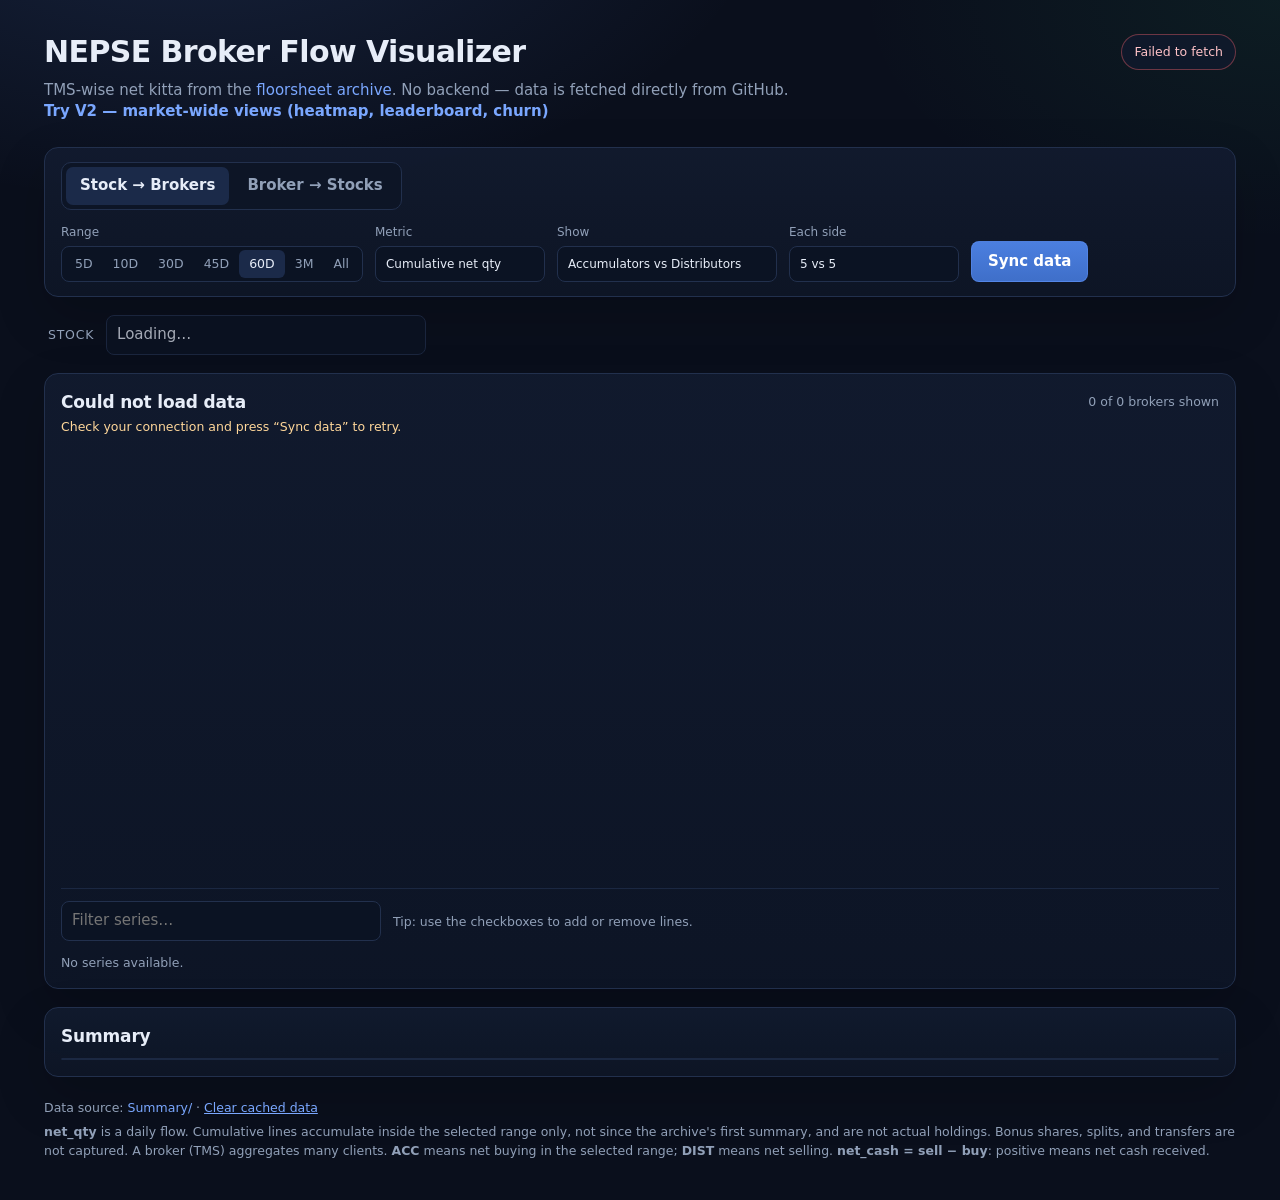
<file: index.html>
<!doctype html>
<html lang="en">
<head>
  <meta charset="utf-8">
  <meta name="viewport" content="width=device-width, initial-scale=1">
  <title>NEPSE Broker Flow Visualizer</title>
  <meta name="description" content="Stock-wise and broker-wise net kitta trends from the NEPSE floorsheet archive. Static site, no backend.">
  <link rel="stylesheet" href="style.css">
</head>
<body>
  <header class="site-header">
    <div>
      <h1>NEPSE Broker Flow Visualizer</h1>
      <p class="subtitle">
        TMS-wise net kitta from the
        <a href="https://github.com/jagdishsah126/nepse-floorsheet-archive" target="_blank" rel="noopener">floorsheet archive</a>.
        No backend — data is fetched directly from GitHub.
        <strong><a href="V2/">Try V2 — market-wide views (heatmap, leaderboard, churn)</a></strong>
      </p>
    </div>
    <div id="status" class="status">Starting…</div>
  </header>

  <main>
    <section class="toolbar panel">
      <div class="tabs" role="tablist" aria-label="View">
        <button class="tab active" data-view="stock" role="tab" aria-selected="true">Stock → Brokers</button>
        <button class="tab" data-view="broker" role="tab" aria-selected="false">Broker → Stocks</button>
      </div>

      <div class="controls">
        <label class="control">
          <span>Range</span>
          <span class="segmented" id="rangeButtons">
            <button type="button" data-range="5">5D</button>
            <button type="button" data-range="10">10D</button>
            <button type="button" data-range="30">30D</button>
            <button type="button" data-range="45">45D</button>
            <button type="button" data-range="60" class="active">60D</button>
            <button type="button" data-range="90">3M</button>
            <button type="button" data-range="all">All</button>
          </span>
        </label>

        <label class="control">
          <span>Metric</span>
          <select id="metric">
            <option value="cum_qty" selected>Cumulative net qty</option>
            <option value="daily_qty">Daily net qty</option>
            <option value="cum_cash">Cumulative net cash</option>
            <option value="daily_cash">Daily net cash</option>
          </select>
        </label>

        <label class="control">
          <span>Show</span>
          <select id="flowMode">
            <option value="both" selected>Accumulators vs Distributors</option>
            <option value="accum">Top Accumulators</option>
            <option value="dist">Top Distributors</option>
          </select>
        </label>

        <label class="control">
          <span id="topCountLabel">Each side</span>
          <select id="topN">
            <option value="5" selected>5 vs 5</option>
            <option value="10">10 vs 10</option>
            <option value="20">20 vs 20</option>
            <option value="all">All</option>
          </select>
        </label>

        <button id="syncBtn" type="button" class="primary">Sync data</button>
      </div>
    </section>

    <section class="selector-row">
      <label id="entityLabel" for="entitySelect">Stock</label>
      <select id="entitySelect" disabled><option>Loading…</option></select>
      <span id="entityMeta" class="meta"></span>
    </section>

    <section class="panel chart-card">
      <div class="card-head">
        <div>
          <h2 id="chartTitle">Stock → Brokers</h2>
          <p id="chartHint" class="hint">Loading data from GitHub…</p>
        </div>
        <div id="seriesCount" class="hint"></div>
      </div>

      <div class="chart-wrap">
        <canvas id="chart" aria-label="Net kitta chart" role="img"></canvas>
      </div>

      <div class="series-tools">
        <input id="seriesSearch" type="search" placeholder="Filter series…" autocomplete="off">
        <span class="hint">Tip: use the checkboxes to add or remove lines.</span>
      </div>
      <div id="seriesList" class="series-list" aria-label="Series selection"></div>
    </section>

    <section class="panel table-card">
      <div class="card-head">
        <h2 id="tableTitle">Broker summary</h2>
        <span id="tableHint" class="hint">Within selected range</span>
      </div>
      <div class="table-wrap">
        <table id="summaryTable">
          <thead></thead>
          <tbody></tbody>
        </table>
      </div>
    </section>

    <footer>
      <p>
        Data source:
        <a href="https://github.com/jagdishsah126/nepse-floorsheet-archive/tree/main/Summary" target="_blank" rel="noopener">Summary/</a>
        · <button id="clearCache" type="button" class="link-button">Clear cached data</button>
      </p>
      <p class="hint">
        <strong>net_qty</strong> is a daily flow. Cumulative lines accumulate inside the selected range only,
        not since the archive's first summary, and are not actual holdings. Bonus shares, splits, and transfers are not captured. A broker (TMS) aggregates many clients.
        <strong>ACC</strong> means net buying in the selected range; <strong>DIST</strong> means net selling.
        <strong>net_cash = sell − buy</strong>: positive means net cash received.
      </p>
    </footer>
  </main>

  <noscript>This dashboard needs JavaScript enabled.</noscript>

  <script src="vendor/chart.umd.min.js"></script>
  <script src="vendor/papaparse.min.js"></script>
  <script src="app.js"></script>
</body>
</html>
</file>
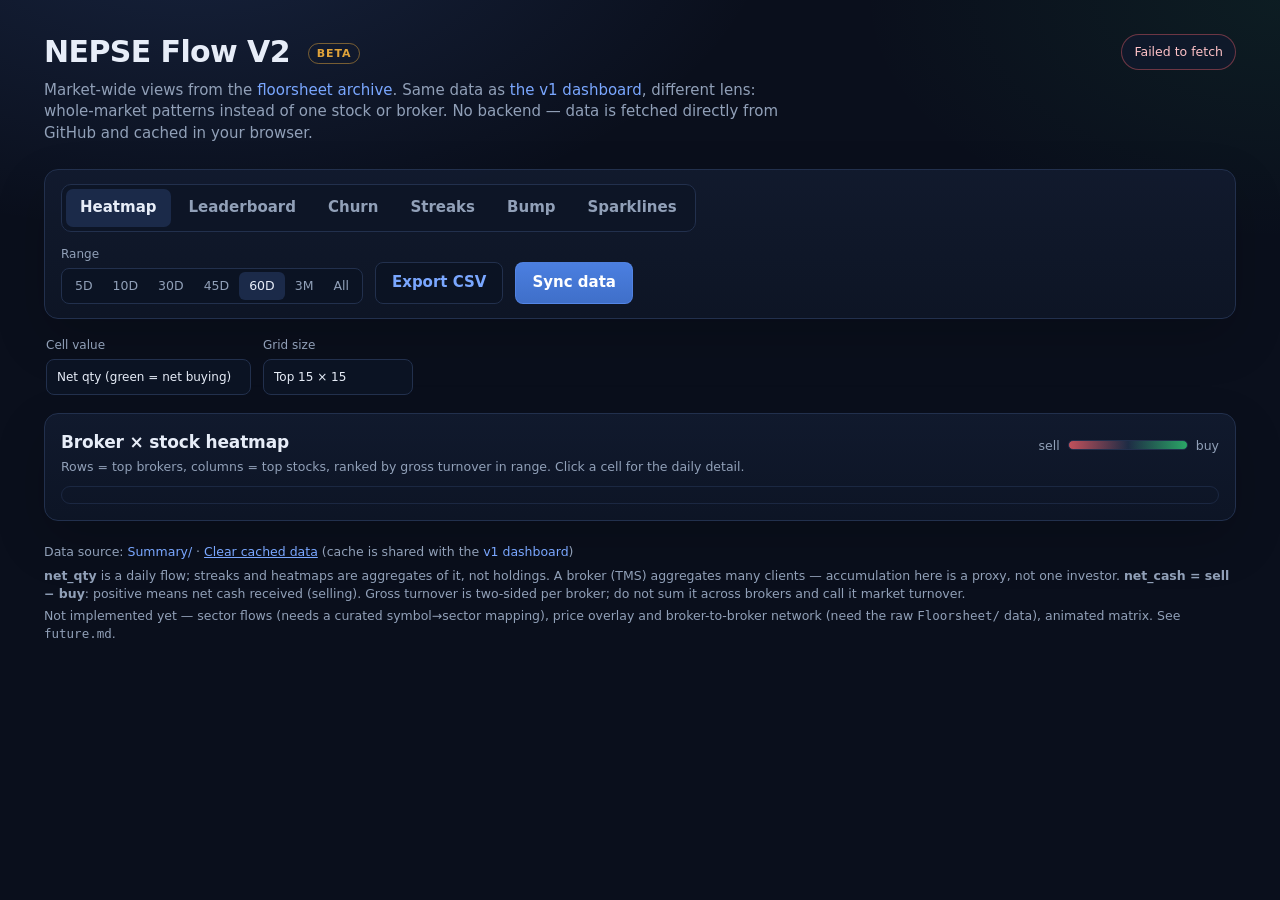
<file: V2/index.html>
<!doctype html>
<html lang="en">
<head>
  <meta charset="utf-8">
  <meta name="viewport" content="width=device-width, initial-scale=1">
  <title>NEPSE Flow V2 — Market-wide views</title>
  <meta name="description" content="Broker × stock heatmap, buyer/seller leaderboard, churn scatter, streaks, bump chart and sparklines from the NEPSE floorsheet archive. Static site, no backend.">
  <link rel="stylesheet" href="style.css">
</head>
<body>
  <header class="site-header">
    <div>
      <h1>NEPSE Flow V2 <span class="beta">beta</span></h1>
      <p class="subtitle">
        Market-wide views from the
        <a href="https://github.com/jagdishsah126/nepse-floorsheet-archive" target="_blank" rel="noopener">floorsheet archive</a>.
        Same data as <a href="../">the v1 dashboard</a>, different lens: whole-market patterns instead of one stock or broker.
        No backend — data is fetched directly from GitHub and cached in your browser.
      </p>
    </div>
    <div id="status" class="status">Starting…</div>
  </header>

  <main>
    <section class="toolbar panel">
      <div class="tabs" role="tablist" aria-label="View">
        <button class="tab active" data-view="heatmap" role="tab" aria-selected="true">Heatmap</button>
        <button class="tab" data-view="leaderboard" role="tab" aria-selected="false">Leaderboard</button>
        <button class="tab" data-view="churn" role="tab" aria-selected="false">Churn</button>
        <button class="tab" data-view="streaks" role="tab" aria-selected="false">Streaks</button>
        <button class="tab" data-view="bump" role="tab" aria-selected="false">Bump</button>
        <button class="tab" data-view="sparklines" role="tab" aria-selected="false">Sparklines</button>
      </div>

      <div class="controls">
        <label class="control">
          <span>Range</span>
          <span class="segmented" id="rangeButtons">
            <button type="button" data-range="5">5D</button>
            <button type="button" data-range="10">10D</button>
            <button type="button" data-range="30">30D</button>
            <button type="button" data-range="45">45D</button>
            <button type="button" data-range="60" class="active">60D</button>
            <button type="button" data-range="90">3M</button>
            <button type="button" data-range="all">All</button>
          </span>
        </label>

        <button id="exportBtn" type="button" class="secondary">Export CSV</button>
        <button id="syncBtn" type="button" class="primary">Sync data</button>
      </div>
    </section>

    <!-- ==================================================================== -->
    <!-- Heatmap: brokers × stocks                                            -->
    <!-- ==================================================================== -->
    <section class="view" id="view-heatmap">
      <div class="view-controls">
        <label class="control">
          <span>Cell value</span>
          <select id="hmMetric">
            <option value="qty" selected>Net qty (green = net buying)</option>
            <option value="cash">Net cash (green = net buying)</option>
          </select>
        </label>
        <label class="control">
          <span>Grid size</span>
          <select id="hmSize">
            <option value="10">Top 10 × 10</option>
            <option value="15" selected>Top 15 × 15</option>
            <option value="20">Top 20 × 20</option>
            <option value="25">Top 25 × 25</option>
          </select>
        </label>
        <span id="hmMeta" class="meta"></span>
      </div>

      <section class="panel card">
        <div class="card-head">
          <div>
            <h2>Broker × stock heatmap</h2>
            <p id="hmHint" class="hint">Rows = top brokers, columns = top stocks, ranked by gross turnover in range. Click a cell for the daily detail.</p>
          </div>
          <div class="legend-scale" aria-hidden="true">
            <span class="hint">sell</span>
            <span class="legend-bar"></span>
            <span class="hint">buy</span>
          </div>
        </div>
        <div class="heatmap-scroll">
          <div id="heatmapGrid" class="heatmap-grid" role="grid" aria-label="Broker by stock net flow"></div>
        </div>
      </section>

      <section class="panel card" id="hmDetail" hidden>
        <div class="card-head">
          <h2 id="hmDetailTitle">Pair detail</h2>
          <button type="button" class="link-button" id="hmDetailClose">Close</button>
        </div>
        <div class="table-wrap short">
          <table id="hmDetailTable">
            <thead></thead>
            <tbody></tbody>
          </table>
        </div>
      </section>
    </section>

    <!-- ==================================================================== -->
    <!-- Leaderboard: net buyers / sellers                                    -->
    <!-- ==================================================================== -->
    <section class="view" id="view-leaderboard" hidden>
      <div class="view-controls">
        <label class="control">
          <span>Measure</span>
          <select id="lbMetric">
            <option value="qty" selected>Net qty</option>
            <option value="cash">Net cash</option>
          </select>
        </label>
        <label class="control">
          <span>Side</span>
          <select id="lbSide">
            <option value="both" selected>Buyers vs sellers</option>
            <option value="buy">Top buyers</option>
            <option value="sell">Top sellers</option>
          </select>
        </label>
        <label class="control">
          <span>Count</span>
          <select id="lbTop">
            <option value="10" selected>Top 10</option>
            <option value="20">Top 20</option>
            <option value="50">Top 50</option>
          </select>
        </label>
        <span id="lbMeta" class="meta"></span>
      </div>

      <section class="panel card">
        <div class="card-head">
          <div>
            <h2 id="lbTitle">Net buyers vs sellers</h2>
            <p id="lbHint" class="hint">Aggregated over the selected range. Green = net buying, red = net selling.</p>
          </div>
        </div>
        <div class="chart-wrap short">
          <canvas id="lbChart" aria-label="Leaderboard chart" role="img"></canvas>
        </div>
      </section>

      <section class="panel card">
        <div class="card-head">
          <h2>All brokers in range</h2>
          <span class="hint">Click a column header to sort.</span>
        </div>
        <div class="table-wrap">
          <table id="lbTable">
            <thead></thead>
            <tbody></tbody>
          </table>
        </div>
      </section>
    </section>

    <!-- ==================================================================== -->
    <!-- Churn scatter                                                        -->
    <!-- ==================================================================== -->
    <section class="view" id="view-churn" hidden>
      <div class="view-controls">
        <label class="control">
          <span>Points</span>
          <select id="chTop">
            <option value="250">Top 250 pairs</option>
            <option value="500" selected>Top 500 pairs</option>
            <option value="1000">Top 1000 pairs</option>
          </select>
        </label>
        <span id="chMeta" class="meta"></span>
      </div>

      <section class="panel card">
        <div class="card-head">
          <div>
            <h2>Churn scatter</h2>
            <p class="hint">
              One bubble per broker-stock pair. X = buy amount, Y = sell amount (log scale).
              Points on the diagonal are round-trips (churn); far from it = directional flow.
              <span class="legend-inline"><span class="dot buy"></span> net cash out (buying)</span>
              <span class="legend-inline"><span class="dot sell"></span> net cash in (selling)</span>
              Bubble size = contracts.
            </p>
          </div>
        </div>
        <div class="chart-wrap tall">
          <canvas id="chChart" aria-label="Churn scatter" role="img"></canvas>
        </div>
      </section>
    </section>

    <!-- ==================================================================== -->
    <!-- Streaks                                                              -->
    <!-- ==================================================================== -->
    <section class="view" id="view-streaks" hidden>
      <div class="view-controls">
        <label class="control">
          <span>Streak side</span>
          <select id="stSide">
            <option value="both" selected>Buying + selling</option>
            <option value="buy">Net-buy streaks</option>
            <option value="sell">Net-sell streaks</option>
          </select>
        </label>
        <label class="control">
          <span>Min length</span>
          <select id="stMin">
            <option value="2" selected>2+ days</option>
            <option value="3">3+ days</option>
            <option value="5">5+ days</option>
          </select>
        </label>
        <label class="control">
          <span>Rows</span>
          <select id="stTop">
            <option value="20" selected>Top 20</option>
            <option value="50">Top 50</option>
          </select>
        </label>
        <span id="stMeta" class="meta"></span>
      </div>

      <section class="panel card">
        <div class="card-head">
          <div>
            <h2>Accumulation / distribution streaks</h2>
            <p id="stHint" class="hint">Broker-stock pairs ranked by consecutive same-sign days in range. The strip shows each day: green = net buy, red = net sell, dark = no trade.</p>
          </div>
        </div>
        <div class="table-wrap">
          <table id="stTable">
            <thead></thead>
            <tbody></tbody>
          </table>
        </div>
      </section>
    </section>

    <!-- ==================================================================== -->
    <!-- Bump chart                                                           -->
    <!-- ==================================================================== -->
    <section class="view" id="view-bump" hidden>
      <div class="view-controls">
        <label class="control">
          <span>Brokers</span>
          <select id="bmTop">
            <option value="5">Top 5</option>
            <option value="10" selected>Top 10</option>
            <option value="15">Top 15</option>
          </select>
        </label>
        <span id="bmMeta" class="meta"></span>
      </div>

      <section class="panel card">
        <div class="card-head">
          <div>
            <h2>Activity leadership by day</h2>
            <p class="hint">Daily rank by gross turnover (rank 1 = most active). Lines show how leadership rotates between TMS members.</p>
          </div>
        </div>
        <div class="chart-wrap tall">
          <canvas id="bmChart" aria-label="Bump chart" role="img"></canvas>
        </div>
      </section>
    </section>

    <!-- ==================================================================== -->
    <!-- Sparklines                                                           -->
    <!-- ==================================================================== -->
    <section class="view" id="view-sparklines" hidden>
      <div class="view-controls">
        <label class="control">
          <span>Context</span>
          <select id="spMode">
            <option value="stock" selected>One stock → its brokers</option>
            <option value="broker">One broker → its stocks</option>
          </select>
        </label>
        <label class="control">
          <span id="spEntityLabel">Stock</span>
          <select id="spEntity" disabled><option>Loading…</option></select>
        </label>
        <label class="control">
          <span>Sort cards by</span>
          <select id="spSort">
            <option value="gross" selected>Gross turnover</option>
            <option value="net">Net qty</option>
          </select>
        </label>
        <span id="spMeta" class="meta"></span>
      </div>

      <section class="panel card">
        <div class="card-head">
          <div>
            <h2>Small multiples</h2>
            <p id="spHint" class="hint">Daily net qty per series, all on one shared scale so magnitudes are comparable. Green = net buy, red = net sell.</p>
          </div>
        </div>
        <div id="spGrid" class="spark-grid"></div>
      </section>
    </section>

    <footer>
      <p>
        Data source:
        <a href="https://github.com/jagdishsah126/nepse-floorsheet-archive/tree/main/Summary" target="_blank" rel="noopener">Summary/</a>
        · <button id="clearCache" type="button" class="link-button">Clear cached data</button>
        (cache is shared with the <a href="../">v1 dashboard</a>)
      </p>
      <p class="hint">
        <strong>net_qty</strong> is a daily flow; streaks and heatmaps are aggregates of it, not holdings.
        A broker (TMS) aggregates many clients — accumulation here is a proxy, not one investor.
        <strong>net_cash = sell − buy</strong>: positive means net cash received (selling).
        Gross turnover is two-sided per broker; do not sum it across brokers and call it market turnover.
      </p>
      <p class="hint">
        Not implemented yet — sector flows (needs a curated symbol→sector mapping),
        price overlay and broker-to-broker network (need the raw <code>Floorsheet/</code> data),
        animated matrix. See <code>future.md</code>.
      </p>
    </footer>
  </main>

  <noscript>This dashboard needs JavaScript enabled.</noscript>

  <script src="../vendor/chart.umd.min.js"></script>
  <script src="../vendor/papaparse.min.js"></script>
  <script src="data.js"></script>
  <script src="app.js"></script>
</body>
</html>
</file>
<file: style.css>
:root {
  color-scheme: dark;
  --bg: #0a0f1c;
  --bg-2: #0e1526;
  --panel: #111a2e;
  --panel-2: #0d1526;
  --border: #22304d;
  --text: #e7edf8;
  --muted: #91a0b8;
  --accent: #5b8def;
  --accent-2: #7aa7ff;
  --green: #2fbf71;
  --red: #e15b64;
  --amber: #e0a33a;
  --radius: 14px;
}

* {
  box-sizing: border-box;
}

html,
body {
  margin: 0;
  padding: 0;
}

body {
  background:
    radial-gradient(900px 500px at 15% -10%, rgba(91, 141, 239, 0.16), transparent 65%),
    radial-gradient(700px 400px at 100% 0%, rgba(47, 191, 113, 0.08), transparent 60%),
    var(--bg);
  color: var(--text);
  font-family: Inter, ui-sans-serif, system-ui, -apple-system, "Segoe UI", Roboto, "Helvetica Neue", Arial, sans-serif;
  font-size: 15px;
  line-height: 1.45;
  min-height: 100vh;
}

a {
  color: var(--accent-2);
  text-decoration: none;
}

a:hover {
  text-decoration: underline;
}

.site-header {
  max-width: 1240px;
  margin: 0 auto;
  padding: 30px 24px 10px;
  display: flex;
  align-items: flex-start;
  justify-content: space-between;
  gap: 20px;
}

h1 {
  margin: 0;
  font-size: clamp(22px, 3vw, 30px);
  letter-spacing: -0.02em;
}

.subtitle {
  margin: 6px 0 0;
  color: var(--muted);
  max-width: 760px;
}

.status {
  flex: 0 0 auto;
  margin-top: 4px;
  padding: 8px 12px;
  border: 1px solid var(--border);
  border-radius: 999px;
  background: rgba(17, 26, 46, 0.8);
  color: var(--muted);
  font-size: 12.5px;
  white-space: nowrap;
}

.status.ready {
  color: #b7e4c7;
  border-color: rgba(47, 191, 113, 0.35);
}

.status.busy {
  color: var(--accent-2);
  border-color: rgba(91, 141, 239, 0.45);
}

.status.warn {
  color: #ffd79a;
  border-color: rgba(224, 163, 58, 0.45);
}

.status.error {
  color: #ffc2c7;
  border-color: rgba(225, 91, 100, 0.45);
}

main {
  max-width: 1240px;
  margin: 0 auto;
  padding: 14px 24px 40px;
}

.panel {
  background: linear-gradient(180deg, rgba(17, 26, 46, 0.95), rgba(13, 21, 38, 0.95));
  border: 1px solid var(--border);
  border-radius: var(--radius);
  box-shadow: 0 20px 50px rgba(0, 0, 0, 0.18);
}

.toolbar {
  padding: 14px 16px;
  display: flex;
  flex-wrap: wrap;
  align-items: center;
  justify-content: space-between;
  gap: 14px;
}

.tabs {
  display: inline-flex;
  gap: 4px;
  padding: 4px;
  background: var(--panel-2);
  border: 1px solid var(--border);
  border-radius: 10px;
}

.tab {
  appearance: none;
  border: 0;
  background: transparent;
  color: var(--muted);
  padding: 8px 14px;
  border-radius: 7px;
  font: inherit;
  font-weight: 600;
  cursor: pointer;
}

.tab.active {
  background: #1b2a49;
  color: var(--text);
}

.controls {
  display: flex;
  flex-wrap: wrap;
  align-items: flex-end;
  gap: 12px;
}

.control {
  display: flex;
  flex-direction: column;
  gap: 5px;
  color: var(--muted);
  font-size: 12px;
}

select,
input[type="search"] {
  appearance: none;
  background: #0b1323;
  color: var(--text);
  border: 1px solid var(--border);
  border-radius: 8px;
  padding: 8px 10px;
  font: inherit;
  min-height: 36px;
}

select {
  min-width: 170px;
  max-width: 100%;
}

#flowMode {
  min-width: 220px;
}

input[type="search"]:focus,
select:focus,
button:focus-visible {
  outline: 2px solid rgba(91, 141, 239, 0.75);
  outline-offset: 1px;
}

.segmented {
  display: inline-flex;
  padding: 3px;
  background: #0b1323;
  border: 1px solid var(--border);
  border-radius: 8px;
}

.segmented button {
  appearance: none;
  border: 0;
  background: transparent;
  color: var(--muted);
  padding: 5px 10px;
  border-radius: 6px;
  font: inherit;
  font-size: 12.5px;
  cursor: pointer;
}

.segmented button.active {
  background: #1b2a49;
  color: var(--text);
}

button.primary {
  appearance: none;
  border: 1px solid rgba(91, 141, 239, 0.55);
  background: linear-gradient(180deg, #4b7fe0, #3f6fc9);
  color: #fff;
  border-radius: 8px;
  padding: 9px 16px;
  font: inherit;
  font-weight: 600;
  cursor: pointer;
  min-height: 36px;
}

button.primary:disabled {
  opacity: 0.55;
  cursor: progress;
}

.selector-row {
  display: flex;
  align-items: center;
  gap: 12px;
  padding: 18px 4px 10px;
  flex-wrap: wrap;
}

.selector-row label {
  color: var(--muted);
  font-size: 12.5px;
  text-transform: uppercase;
  letter-spacing: 0.06em;
}

.selector-row select {
  min-width: 320px;
  max-width: 100%;
}

.meta {
  color: var(--muted);
  font-size: 12.5px;
}

.chart-card,
.table-card {
  padding: 16px;
  margin-top: 8px;
}

.card-head {
  display: flex;
  align-items: flex-start;
  justify-content: space-between;
  gap: 16px;
  margin-bottom: 10px;
}

.card-head h2 {
  margin: 0;
  font-size: 17px;
  letter-spacing: -0.01em;
}

.hint {
  color: var(--muted);
  font-size: 12.5px;
  margin: 3px 0 0;
}

.hint.warn {
  color: #ffd79a;
}

.chart-wrap {
  position: relative;
  height: 430px;
  margin: 8px 0 12px;
}

canvas {
  max-width: 100%;
}

.series-tools {
  display: flex;
  align-items: center;
  gap: 12px;
  flex-wrap: wrap;
  border-top: 1px solid rgba(34, 48, 77, 0.7);
  padding-top: 12px;
}

.series-tools input {
  min-width: 240px;
  flex: 0 1 320px;
}

.series-list {
  margin-top: 10px;
  max-height: 240px;
  overflow: auto;
  display: grid;
  grid-template-columns: repeat(auto-fill, minmax(280px, 1fr));
  gap: 4px 16px;
  padding-right: 4px;
}

.series-item {
  display: flex;
  align-items: center;
  gap: 8px;
  min-width: 0;
  padding: 3px 0;
  font-size: 13px;
}

.series-item label {
  display: flex;
  align-items: center;
  gap: 8px;
  min-width: 0;
  flex: 1;
  cursor: pointer;
}

.series-item input[type="checkbox"] {
  accent-color: var(--accent);
  flex: 0 0 auto;
}

.swatch {
  width: 10px;
  height: 10px;
  border-radius: 3px;
  flex: 0 0 auto;
}

.series-name {
  overflow: hidden;
  text-overflow: ellipsis;
  white-space: nowrap;
}

.series-tag {
  flex: 0 0 auto;
  padding: 0 4px;
  border: 1px solid currentColor;
  border-radius: 4px;
  font-size: 9.5px;
  font-weight: 700;
  letter-spacing: 0.04em;
  line-height: 1.5;
  opacity: 0.9;
}

.series-tag.accum {
  color: var(--green);
}

.series-tag.dist {
  color: var(--red);
}

.series-tag.flat {
  color: var(--muted);
}

.series-value {
  color: var(--muted);
  font-variant-numeric: tabular-nums;
  font-size: 12px;
  flex: 0 0 auto;
}

.series-value.pos {
  color: var(--green);
}

.series-value.neg {
  color: var(--red);
}

.table-card {
  margin-top: 18px;
}

.table-wrap {
  max-height: 440px;
  overflow: auto;
  -webkit-overflow-scrolling: touch;
  border: 1px solid rgba(34, 48, 77, 0.7);
  border-radius: 10px;
}

table {
  width: 100%;
  border-collapse: collapse;
  font-size: 13px;
}

thead th {
  position: sticky;
  top: 0;
  z-index: 1;
  background: #101a2f;
  color: var(--muted);
  text-align: right;
  font-weight: 600;
  font-size: 11.5px;
  text-transform: uppercase;
  letter-spacing: 0.045em;
  padding: 10px 12px;
  border-bottom: 1px solid var(--border);
  white-space: nowrap;
}

thead th:first-child {
  text-align: left;
}

thead th.sortable {
  cursor: pointer;
  user-select: none;
}

thead th.sortable:hover,
thead th[aria-sort] {
  color: var(--text);
}

thead th.sortable:focus-visible {
  outline: 2px solid var(--accent);
  outline-offset: -2px;
}

.sort-arrow {
  color: var(--accent-2);
  font-size: 10px;
}

tbody td {
  padding: 8px 12px;
  border-bottom: 1px solid rgba(34, 48, 77, 0.45);
  text-align: right;
  font-variant-numeric: tabular-nums;
  white-space: nowrap;
}

tbody td:first-child {
  text-align: left;
  white-space: normal;
}

tbody tr:hover {
  background: rgba(91, 141, 239, 0.06);
}

td.pos {
  color: var(--green);
}

td.neg {
  color: var(--red);
}

tfoot td {
  padding: 9px 12px;
  border-top: 1px solid var(--border);
  text-align: right;
  font-variant-numeric: tabular-nums;
  font-weight: 600;
  white-space: nowrap;
  background: #101a2f;
}

tfoot td:first-child {
  text-align: left;
}

footer {
  max-width: 1240px;
  margin: 22px auto 0;
  color: var(--muted);
  font-size: 12.5px;
}

footer p {
  margin: 6px 0;
}

.link-button {
  appearance: none;
  border: 0;
  background: transparent;
  color: var(--accent-2);
  font: inherit;
  padding: 0;
  cursor: pointer;
  text-decoration: underline;
}

@media (max-width: 720px) {
  .site-header {
    flex-direction: column;
    padding-top: 22px;
  }

  .status {
    white-space: normal;
  }

  .toolbar {
    align-items: stretch;
  }

  .tabs {
    width: 100%;
  }

  .tab {
    flex: 1;
  }

  .controls {
    width: 100%;
  }

  .control {
    flex: 1 1 45%;
  }

  .segmented {
    width: 100%;
  }

  .segmented button {
    flex: 1;
  }

  .selector-row select {
    min-width: 0;
    width: 100%;
  }

  .chart-wrap {
    height: 360px;
  }

  .card-head {
    flex-direction: column;
    gap: 4px;
  }

  tbody td:first-child,
  thead th:first-child {
    min-width: 180px;
  }

  .series-list {
    grid-template-columns: 1fr;
  }
}
</file>
<file: V2/style.css>
/* NEPSE Flow V2 — same theme as v1, plus heatmap / sparkline / streak styles. */

:root {
  color-scheme: dark;
  --bg: #0a0f1c;
  --bg-2: #0e1526;
  --panel: #111a2e;
  --panel-2: #0d1526;
  --border: #22304d;
  --text: #e7edf8;
  --muted: #91a0b8;
  --accent: #5b8def;
  --accent-2: #7aa7ff;
  --green: #2fbf71;
  --red: #e15b64;
  --amber: #e0a33a;
  --radius: 14px;
}

* {
  box-sizing: border-box;
}

html,
body {
  margin: 0;
  padding: 0;
}

body {
  background:
    radial-gradient(900px 500px at 15% -10%, rgba(91, 141, 239, 0.16), transparent 65%),
    radial-gradient(700px 400px at 100% 0%, rgba(47, 191, 113, 0.08), transparent 60%),
    var(--bg);
  color: var(--text);
  font-family: Inter, ui-sans-serif, system-ui, -apple-system, "Segoe UI", Roboto, "Helvetica Neue", Arial, sans-serif;
  font-size: 15px;
  line-height: 1.45;
  min-height: 100vh;
}

a {
  color: var(--accent-2);
  text-decoration: none;
}

a:hover {
  text-decoration: underline;
}

.site-header {
  max-width: 1240px;
  margin: 0 auto;
  padding: 30px 24px 10px;
  display: flex;
  align-items: flex-start;
  justify-content: space-between;
  gap: 20px;
}

h1 {
  margin: 0;
  font-size: clamp(22px, 3vw, 30px);
  letter-spacing: -0.02em;
}

.beta {
  display: inline-block;
  vertical-align: middle;
  margin-left: 8px;
  padding: 2px 8px;
  border: 1px solid rgba(224, 163, 58, 0.5);
  border-radius: 999px;
  color: var(--amber);
  font-size: 11px;
  font-weight: 700;
  letter-spacing: 0.08em;
  text-transform: uppercase;
}

.subtitle {
  margin: 6px 0 0;
  color: var(--muted);
  max-width: 760px;
}

.status {
  flex: 0 0 auto;
  margin-top: 4px;
  padding: 8px 12px;
  border: 1px solid var(--border);
  border-radius: 999px;
  background: rgba(17, 26, 46, 0.8);
  color: var(--muted);
  font-size: 12.5px;
  white-space: nowrap;
}

.status.ready {
  color: #b7e4c7;
  border-color: rgba(47, 191, 113, 0.35);
}

.status.busy {
  color: var(--accent-2);
  border-color: rgba(91, 141, 239, 0.45);
}

.status.warn {
  color: #ffd79a;
  border-color: rgba(224, 163, 58, 0.45);
}

.status.error {
  color: #ffc2c7;
  border-color: rgba(225, 91, 100, 0.45);
}

main {
  max-width: 1240px;
  margin: 0 auto;
  padding: 14px 24px 40px;
}

.panel {
  background: linear-gradient(180deg, rgba(17, 26, 46, 0.95), rgba(13, 21, 38, 0.95));
  border: 1px solid var(--border);
  border-radius: var(--radius);
  box-shadow: 0 20px 50px rgba(0, 0, 0, 0.18);
}

.toolbar {
  padding: 14px 16px;
  display: flex;
  flex-wrap: wrap;
  align-items: center;
  justify-content: space-between;
  gap: 14px;
}

.tabs {
  display: inline-flex;
  gap: 4px;
  padding: 4px;
  background: var(--panel-2);
  border: 1px solid var(--border);
  border-radius: 10px;
  flex-wrap: wrap;
}

.tab {
  appearance: none;
  border: 0;
  background: transparent;
  color: var(--muted);
  padding: 8px 14px;
  border-radius: 7px;
  font: inherit;
  font-weight: 600;
  cursor: pointer;
}

.tab.active {
  background: #1b2a49;
  color: var(--text);
}

.controls {
  display: flex;
  flex-wrap: wrap;
  align-items: flex-end;
  gap: 12px;
}

.control {
  display: flex;
  flex-direction: column;
  gap: 5px;
  color: var(--muted);
  font-size: 12px;
}

select,
input[type="search"] {
  appearance: none;
  background: #0b1323;
  color: var(--text);
  border: 1px solid var(--border);
  border-radius: 8px;
  padding: 8px 10px;
  font: inherit;
  min-height: 36px;
}

select {
  min-width: 150px;
  max-width: 100%;
}

select:focus,
input:focus,
button:focus-visible {
  outline: 2px solid rgba(91, 141, 239, 0.75);
  outline-offset: 1px;
}

.segmented {
  display: inline-flex;
  padding: 3px;
  background: #0b1323;
  border: 1px solid var(--border);
  border-radius: 8px;
}

.segmented button {
  appearance: none;
  border: 0;
  background: transparent;
  color: var(--muted);
  padding: 5px 10px;
  border-radius: 6px;
  font: inherit;
  font-size: 12.5px;
  cursor: pointer;
}

.segmented button.active {
  background: #1b2a49;
  color: var(--text);
}

button.primary {
  appearance: none;
  border: 1px solid rgba(91, 141, 239, 0.55);
  background: linear-gradient(180deg, #4b7fe0, #3f6fc9);
  color: #fff;
  border-radius: 8px;
  padding: 9px 16px;
  font: inherit;
  font-weight: 600;
  cursor: pointer;
  min-height: 36px;
}

button.primary:disabled {
  opacity: 0.55;
  cursor: progress;
}

button.secondary {
  appearance: none;
  border: 1px solid var(--border);
  background: #0b1323;
  color: var(--accent-2);
  border-radius: 8px;
  padding: 9px 16px;
  font: inherit;
  font-weight: 600;
  cursor: pointer;
  min-height: 36px;
}

.meta {
  color: var(--muted);
  font-size: 12.5px;
}

.view {
  margin-top: 12px;
}

.view-controls {
  display: flex;
  flex-wrap: wrap;
  align-items: flex-end;
  gap: 12px;
  padding: 6px 2px 10px;
}

.card {
  padding: 16px;
  margin-top: 8px;
}

.card-head {
  display: flex;
  align-items: flex-start;
  justify-content: space-between;
  gap: 16px;
  margin-bottom: 10px;
}

.card-head h2 {
  margin: 0;
  font-size: 17px;
  letter-spacing: -0.01em;
}

.hint {
  color: var(--muted);
  font-size: 12.5px;
  margin: 3px 0 0;
}

.hint.warn {
  color: #ffd79a;
}

.legend-scale {
  display: flex;
  align-items: center;
  gap: 8px;
  flex: 0 0 auto;
  padding-top: 4px;
}

.legend-bar {
  width: 120px;
  height: 10px;
  border-radius: 5px;
  border: 1px solid var(--border);
  background: linear-gradient(90deg, rgba(225, 91, 100, 0.85), rgba(111, 155, 216, 0.15), rgba(47, 191, 113, 0.85));
}

.legend-inline {
  white-space: nowrap;
}

.dot {
  display: inline-block;
  width: 9px;
  height: 9px;
  border-radius: 50%;
  margin: 0 4px 0 8px;
  vertical-align: baseline;
}

.dot.buy {
  background: var(--green);
}

.dot.sell {
  background: var(--red);
}

.chart-wrap {
  position: relative;
  margin: 8px 0 12px;
}

.chart-wrap.short {
  height: 340px;
}

.chart-wrap.tall {
  height: 520px;
}

canvas {
  max-width: 100%;
}

/* ------------------------------------------------------------------ */
/* Heatmap                                                             */
/* ------------------------------------------------------------------ */
.heatmap-scroll {
  overflow: auto;
  max-height: 70vh;
  border: 1px solid rgba(34, 48, 77, 0.7);
  border-radius: 10px;
  -webkit-overflow-scrolling: touch;
}

.heatmap-grid {
  display: grid;
  grid-template-columns: 200px repeat(var(--hm-cols, 15), minmax(52px, 1fr));
  gap: 2px;
  padding: 8px;
  min-width: max-content;
}

.hm-corner {
  font-size: 10.5px;
  color: var(--muted);
  align-self: end;
  padding: 4px 6px;
  position: sticky;
  left: 0;
  background: #101a2f;
  z-index: 3;
}

.hm-row-head {
  font-size: 12px;
  color: var(--text);
  padding: 4px 6px;
  white-space: nowrap;
  overflow: hidden;
  text-overflow: ellipsis;
  position: sticky;
  left: 0;
  background: #101a2f;
  z-index: 2;
  border-right: 1px solid rgba(34, 48, 77, 0.7);
  font-variant-numeric: tabular-nums;
}

.hm-col-head {
  writing-mode: vertical-rl;
  transform: rotate(180deg);
  font-size: 11px;
  color: var(--text);
  padding: 6px 2px;
  height: 110px;
  overflow: hidden;
  text-overflow: ellipsis;
  white-space: nowrap;
  text-align: left;
  font-weight: 600;
  position: sticky;
  top: 0;
  background: #101a2f;
  z-index: 2;
}

.hm-cell {
  appearance: none;
  border: 0;
  height: 26px;
  padding: 0;
  font-size: 10.5px;
  font-variant-numeric: tabular-nums;
  color: rgba(231, 237, 248, 0.92);
  cursor: pointer;
  border-radius: 3px;
  overflow: hidden;
}

.hm-cell:hover {
  outline: 2px solid rgba(122, 167, 255, 0.8);
  outline-offset: -2px;
}

.hm-cell.empty {
  background: rgba(11, 19, 35, 0.5);
  cursor: default;
  box-shadow: inset 0 0 0 1px rgba(34, 48, 77, 0.35);
}

/* ------------------------------------------------------------------ */
/* Tables                                                              */
/* ------------------------------------------------------------------ */
.table-wrap {
  max-height: 460px;
  overflow: auto;
  -webkit-overflow-scrolling: touch;
  border: 1px solid rgba(34, 48, 77, 0.7);
  border-radius: 10px;
}

.table-wrap.short {
  max-height: 320px;
}

table {
  width: 100%;
  border-collapse: collapse;
  font-size: 13px;
}

thead th {
  position: sticky;
  top: 0;
  z-index: 1;
  background: #101a2f;
  color: var(--muted);
  text-align: right;
  font-weight: 600;
  font-size: 11.5px;
  text-transform: uppercase;
  letter-spacing: 0.045em;
  padding: 10px 12px;
  border-bottom: 1px solid var(--border);
  white-space: nowrap;
}

thead th:first-child {
  text-align: left;
}

thead th.sortable {
  cursor: pointer;
  user-select: none;
}

thead th.sortable:hover {
  color: var(--text);
}

thead th.sortable::after {
  content: '↕';
  margin-left: 5px;
  opacity: 0.45;
}

thead th.sortable.asc::after {
  content: '↑';
  opacity: 1;
  color: var(--accent-2);
}

thead th.sortable.desc::after {
  content: '↓';
  opacity: 1;
  color: var(--accent-2);
}

tbody td {
  padding: 8px 12px;
  border-bottom: 1px solid rgba(34, 48, 77, 0.45);
  text-align: right;
  font-variant-numeric: tabular-nums;
  white-space: nowrap;
}

tbody td:first-child {
  text-align: left;
  white-space: normal;
}

tbody tr:hover {
  background: rgba(91, 141, 239, 0.06);
}

td.pos {
  color: var(--green);
}

td.neg {
  color: var(--red);
}

/* ------------------------------------------------------------------ */
/* Streaks                                                             */
/* ------------------------------------------------------------------ */
.streak-strip {
  display: inline-flex;
  gap: 2px;
  vertical-align: middle;
}

.streak-day {
  width: 9px;
  height: 16px;
  border-radius: 2px;
  background: rgba(11, 19, 35, 0.85);
  box-shadow: inset 0 0 0 1px rgba(34, 48, 77, 0.45);
}

.streak-day.pos {
  background: var(--green);
  box-shadow: none;
}

.streak-day.neg {
  background: var(--red);
  box-shadow: none;
}

/* ------------------------------------------------------------------ */
/* Sparklines                                                          */
/* ------------------------------------------------------------------ */
.spark-grid {
  display: grid;
  grid-template-columns: repeat(auto-fill, minmax(210px, 1fr));
  gap: 10px;
}

.spark-card {
  border: 1px solid rgba(34, 48, 77, 0.7);
  border-radius: 10px;
  background: rgba(11, 19, 35, 0.65);
  padding: 9px 11px;
  min-width: 0;
}

.spark-head {
  display: flex;
  align-items: baseline;
  justify-content: space-between;
  gap: 8px;
  margin-bottom: 4px;
}

.spark-name {
  overflow: hidden;
  text-overflow: ellipsis;
  white-space: nowrap;
  font-size: 12.5px;
  font-weight: 600;
}

.spark-value {
  flex: 0 0 auto;
  font-size: 12px;
  font-variant-numeric: tabular-nums;
  color: var(--muted);
}

.spark-value.pos {
  color: var(--green);
}

.spark-value.neg {
  color: var(--red);
}

.spark-svg {
  display: block;
  width: 100%;
  max-width: 190px;
}

footer {
  max-width: 1240px;
  margin: 22px auto 0;
  color: var(--muted);
  font-size: 12.5px;
}

footer p {
  margin: 6px 0;
}

.link-button {
  appearance: none;
  border: 0;
  background: transparent;
  color: var(--accent-2);
  font: inherit;
  padding: 0;
  cursor: pointer;
  text-decoration: underline;
}

@media (max-width: 720px) {
  .site-header {
    flex-direction: column;
    padding-top: 22px;
  }

  .status {
    white-space: normal;
  }

  .toolbar {
    align-items: stretch;
  }

  .tabs {
    width: 100%;
  }

  .tab {
    flex: 1;
    padding: 8px 8px;
    font-size: 13px;
  }

  .controls {
    width: 100%;
  }

  .control {
    flex: 1 1 45%;
  }

  .segmented {
    width: 100%;
  }

  .segmented button {
    flex: 1;
  }

  .card-head {
    flex-direction: column;
    gap: 4px;
  }

  .chart-wrap.short,
  .chart-wrap.tall {
    height: 360px;
  }

  tbody td:first-child,
  thead th:first-child {
    min-width: 150px;
  }

  .heatmap-grid {
    grid-template-columns: 150px repeat(var(--hm-cols, 15), minmax(44px, 1fr));
  }

  .hm-cell {
    font-size: 0;
  }
}
</file>
